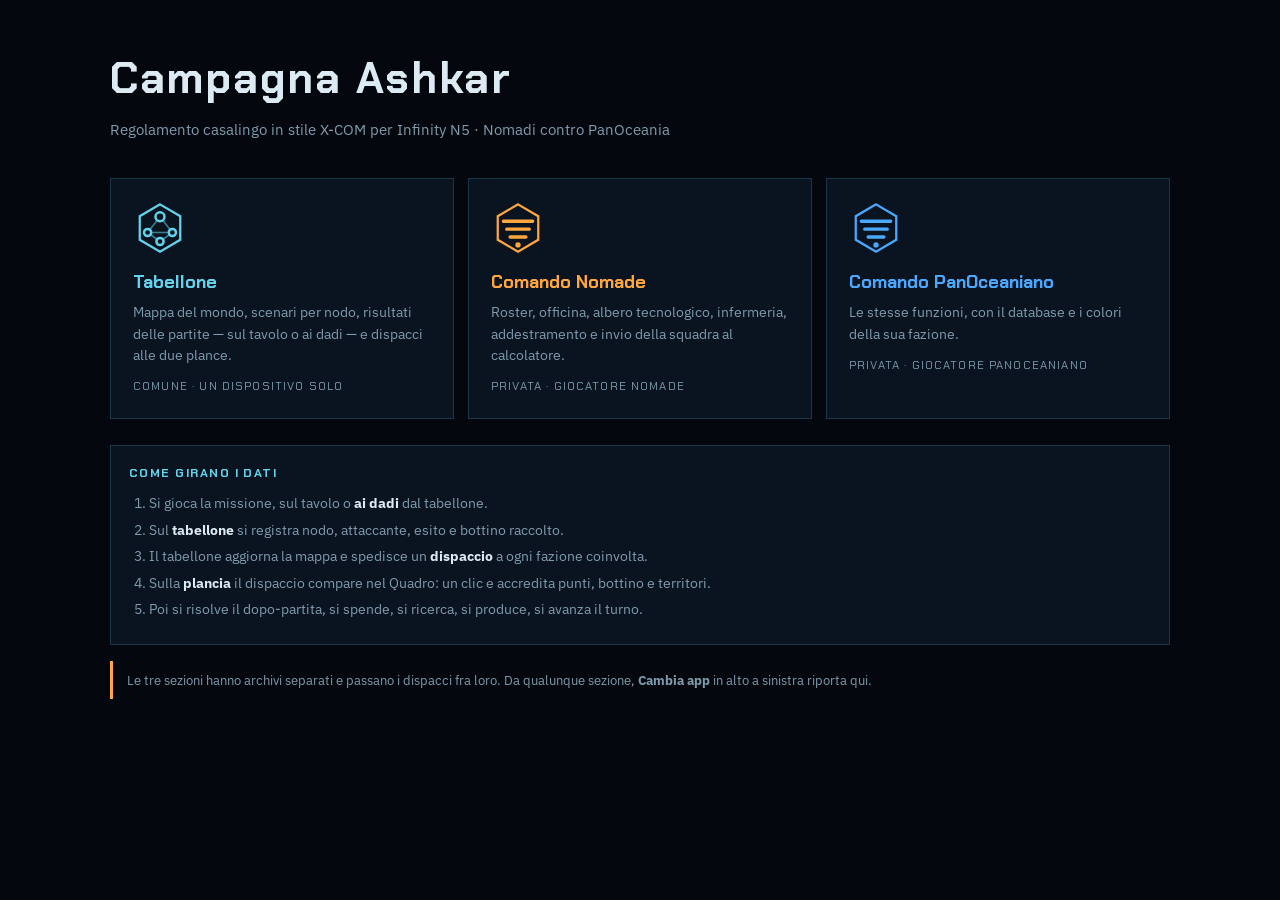
<file: index.html>
<!DOCTYPE html>
<html lang="it">
<head>
<meta charset="utf-8">
<meta name="viewport" content="width=device-width, initial-scale=1, viewport-fit=cover">
<title>Campagna Ashkar</title>
<meta name="theme-color" content="#04070d">
<link rel="preconnect" href="https://fonts.googleapis.com">
<link rel="preconnect" href="https://fonts.gstatic.com" crossorigin>
<link href="https://fonts.googleapis.com/css2?family=Chakra+Petch:wght@400;500;600;700&family=IBM+Plex+Sans:wght@400;500;600&display=swap" rel="stylesheet">
<style>
:root{--bg:#04070d;--pan:#0a1420;--pan2:#0d1a28;--line:#1d3549;--line2:#2b4a60;--fg:#dceaf3;--mut:#7f9bad;
 --cy:#63d2ea;--am:#ffa63c;--bl:#4aa8ff;--ok:#6fe0a8;
 box-sizing:border-box}
*,*::before,*::after{box-sizing:inherit}
html,body{height:100%;margin:0}
body{background:var(--bg);color:var(--fg);font-family:"IBM Plex Sans",system-ui,sans-serif;
 line-height:1.55;display:flex;flex-direction:column;overflow:hidden}
h1,h2,h3,button{font-family:"Chakra Petch",sans-serif}
:focus-visible{outline:2px solid var(--cy);outline-offset:2px}

/* ---- scelta ---- */
#scelta{flex:1;overflow-y:auto;padding:clamp(20px,5vh,54px) 20px;
 padding-top:calc(clamp(20px,5vh,54px) + env(safe-area-inset-top,0px))}
.wrap{max-width:1060px;margin:0 auto}
.testa{margin-bottom:clamp(20px,4vh,36px)}
h1{font-size:clamp(1.9rem,6vw,2.7rem);margin:0 0 6px;letter-spacing:.04em}
.sub{color:var(--mut);margin:0;font-size:.95rem}
.cards{display:grid;gap:14px}
@media(min-width:800px){.cards{grid-template-columns:repeat(3,1fr)}}
.card{display:flex;flex-direction:column;text-align:left;width:100%;cursor:pointer;
 border:1px solid var(--line);background:var(--pan);padding:22px;color:inherit;font:inherit}
.card:hover,.card:focus-visible{background:var(--pan2)}
.card .ico{width:54px;height:54px;margin-bottom:14px}
.card h2{margin:0 0 6px;font-size:1.12rem}
.card p{margin:0;color:var(--mut);font-size:.86rem}
.card .ruolo{margin-top:12px;font-size:.72rem;letter-spacing:.1em;text-transform:uppercase;color:var(--mut);
 font-family:"Chakra Petch",sans-serif}
.card.tab:hover{border-color:var(--cy)} .card.tab h2{color:var(--cy)}
.card.nom:hover{border-color:var(--am)} .card.nom h2{color:var(--am)}
.card.pan:hover{border-color:var(--bl)} .card.pan h2{color:var(--bl)}
.flusso{margin-top:26px;border:1px solid var(--line);background:var(--pan);padding:18px}
.flusso h3{margin:0 0 10px;font-size:.76rem;letter-spacing:.12em;text-transform:uppercase;color:var(--cy)}
.flusso ol{margin:0;padding-left:20px;font-size:.87rem;color:var(--mut)}
.flusso li{margin-bottom:5px}
.flusso b{color:var(--fg)}
.nota{margin-top:16px;border-left:3px solid var(--am);padding:9px 14px;color:var(--mut);font-size:.83rem}

/* ---- barra dell'app aperta ---- */
#barra{display:none;align-items:center;gap:12px;padding:8px 14px;
 padding-top:calc(8px + env(safe-area-inset-top,0px));
 border-bottom:1px solid var(--line);background:#071119;flex:none}
#barra button{background:var(--pan2);border:1px solid var(--line2);color:var(--fg);
 padding:6px 12px;cursor:pointer;font-size:.85rem}
#barra button:hover{border-color:var(--cy);color:var(--cy)}
#barra .nome{font-family:"Chakra Petch",sans-serif;font-size:.95rem;letter-spacing:.04em}
#barra .punto{width:9px;height:9px;border-radius:50%;flex:none}
#telaio{flex:1;width:100%;border:0;display:none;background:var(--bg)}
#carico{display:none;flex:1;align-items:center;justify-content:center;color:var(--mut);font-size:.9rem}
</style>
</head>
<body>

<div id="barra">
  <button id="indietro">‹ Cambia app</button>
  <span class="punto" id="punto"></span>
  <span class="nome" id="nome-app"></span>
</div>
<div id="carico">Apertura…</div>
<iframe id="telaio" title="App della campagna"></iframe>

<div id="scelta">
 <div class="wrap">
  <div class="testa">
    <h1>Campagna Ashkar</h1>
    <p class="sub">Regolamento casalingo in stile X‑COM per Infinity N5 · Nomadi contro PanOceania</p>
  </div>

  <div class="cards">
    <button class="card tab" data-app="tabellone">
      <svg class="ico" viewBox="0 0 48 48" aria-hidden="true">
        <polygon points="24,3 42,13.5 42,34.5 24,45 6,34.5 6,13.5" fill="none" stroke="#63d2ea" stroke-width="2"/>
        <path d="M24 14 L13 28 M24 14 L35 28 M13 28 L35 28 M13 28 L24 36 M35 28 L24 36" stroke="#63d2ea" stroke-width="1.4" opacity=".55"/>
        <circle cx="24" cy="14" r="4" fill="#0a141c" stroke="#63d2ea" stroke-width="2.2"/>
        <circle cx="13" cy="28" r="3.2" fill="#0a141c" stroke="#63d2ea" stroke-width="2.2"/>
        <circle cx="35" cy="28" r="3.2" fill="#0a141c" stroke="#63d2ea" stroke-width="2.2"/>
        <circle cx="24" cy="36" r="3.2" fill="#0a141c" stroke="#63d2ea" stroke-width="2.2"/>
      </svg>
      <h2>Tabellone</h2>
      <p>Mappa del mondo, scenari per nodo, risultati delle partite — sul tavolo o ai dadi — e dispacci alle due plance.</p>
      <span class="ruolo">comune · un dispositivo solo</span>
    </button>

    <button class="card nom" data-app="nomadi">
      <svg class="ico" viewBox="0 0 48 48" aria-hidden="true">
        <polygon points="24,3 42,13.5 42,34.5 24,45 6,34.5 6,13.5" fill="none" stroke="#ffa63c" stroke-width="2"/>
        <path d="M11 18 H37 M14 25 H34 M17 32 H31" stroke="#ffa63c" stroke-width="3" stroke-linecap="round"/>
        <circle cx="24" cy="39" r="2.4" fill="#ffa63c"/>
      </svg>
      <h2>Comando Nomade</h2>
      <p>Roster, officina, albero tecnologico, infermeria, addestramento e invio della squadra al calcolatore.</p>
      <span class="ruolo">privata · giocatore nomade</span>
    </button>

    <button class="card pan" data-app="panoceania">
      <svg class="ico" viewBox="0 0 48 48" aria-hidden="true">
        <polygon points="24,3 42,13.5 42,34.5 24,45 6,34.5 6,13.5" fill="none" stroke="#4aa8ff" stroke-width="2"/>
        <path d="M11 18 H37 M14 25 H34 M17 32 H31" stroke="#4aa8ff" stroke-width="3" stroke-linecap="round"/>
        <circle cx="24" cy="39" r="2.4" fill="#4aa8ff"/>
      </svg>
      <h2>Comando PanOceaniano</h2>
      <p>Le stesse funzioni, con il database e i colori della sua fazione.</p>
      <span class="ruolo">privata · giocatore panoceaniano</span>
    </button>
  </div>

  <div class="flusso">
    <h3>Come girano i dati</h3>
    <ol>
      <li>Si gioca la missione, sul tavolo o <b>ai dadi</b> dal tabellone.</li>
      <li>Sul <b>tabellone</b> si registra nodo, attaccante, esito e bottino raccolto.</li>
      <li>Il tabellone aggiorna la mappa e spedisce un <b>dispaccio</b> a ogni fazione coinvolta.</li>
      <li>Sulla <b>plancia</b> il dispaccio compare nel Quadro: un clic e accredita punti, bottino e territori.</li>
      <li>Poi si risolve il dopo‑partita, si spende, si ricerca, si produce, si avanza il turno.</li>
    </ol>
  </div>
  <p class="nota">Le tre sezioni hanno archivi separati e passano i dispacci fra loro. Da qualunque sezione, <b>Cambia app</b> in alto a sinistra riporta qui.</p>
 </div>
</div>

<script>
(function(){
"use strict";
const APP={
  tabellone:{nome:'Tabellone — Mondo di Ashkar',col:'#63d2ea'},
  nomadi:{nome:'Comando Nomade',col:'#ffa63c'},
  panoceania:{nome:'Comando PanOceaniano',col:'#4aa8ff'}
};
const $=s=>document.querySelector(s);
const telaio=$('#telaio'), scelta=$('#scelta'), barra=$('#barra'), carico=$('#carico');

function apri(k){
  const a=APP[k]; if(!a) return;
  scelta.style.display='none';
  barra.style.display='flex';
  telaio.style.display='none';
  carico.style.display='flex';
  $('#nome-app').textContent=a.nome;
  $('#punto').style.background=a.col;
  document.documentElement.style.setProperty('--faz',a.col);
  try{ sessionStorage.setItem('ashkar.app',k) }catch(e){}
  telaio.addEventListener('load',function una(){
    telaio.removeEventListener('load',una);
    carico.style.display='none'; telaio.style.display='block';
    try{ if(window.claude && !telaio.contentWindow.claude) telaio.contentWindow.claude=window.claude }catch(e){}
  });
  caricaApp(k, telaio);
}
function chiudi(){
  telaio.style.display='none'; carico.style.display='none';
  telaio.srcdoc=''; telaio.removeAttribute('src');
  barra.style.display='none'; scelta.style.display='block';
  try{ sessionStorage.removeItem('ashkar.app') }catch(e){}
}
document.querySelectorAll('.card').forEach(b=>b.addEventListener('click',()=>apri(b.dataset.app)));
$('#indietro').addEventListener('click',chiudi);
window.addEventListener('keydown',e=>{ if(e.key==='Escape' && barra.style.display==='flex') chiudi() });
window.__APRI_APP__=apri;
})();
</script>
<script>
function caricaApp(k,telaio){ telaio.src="./"+k+"/" }
</script>
</body>
</html>
</file>
